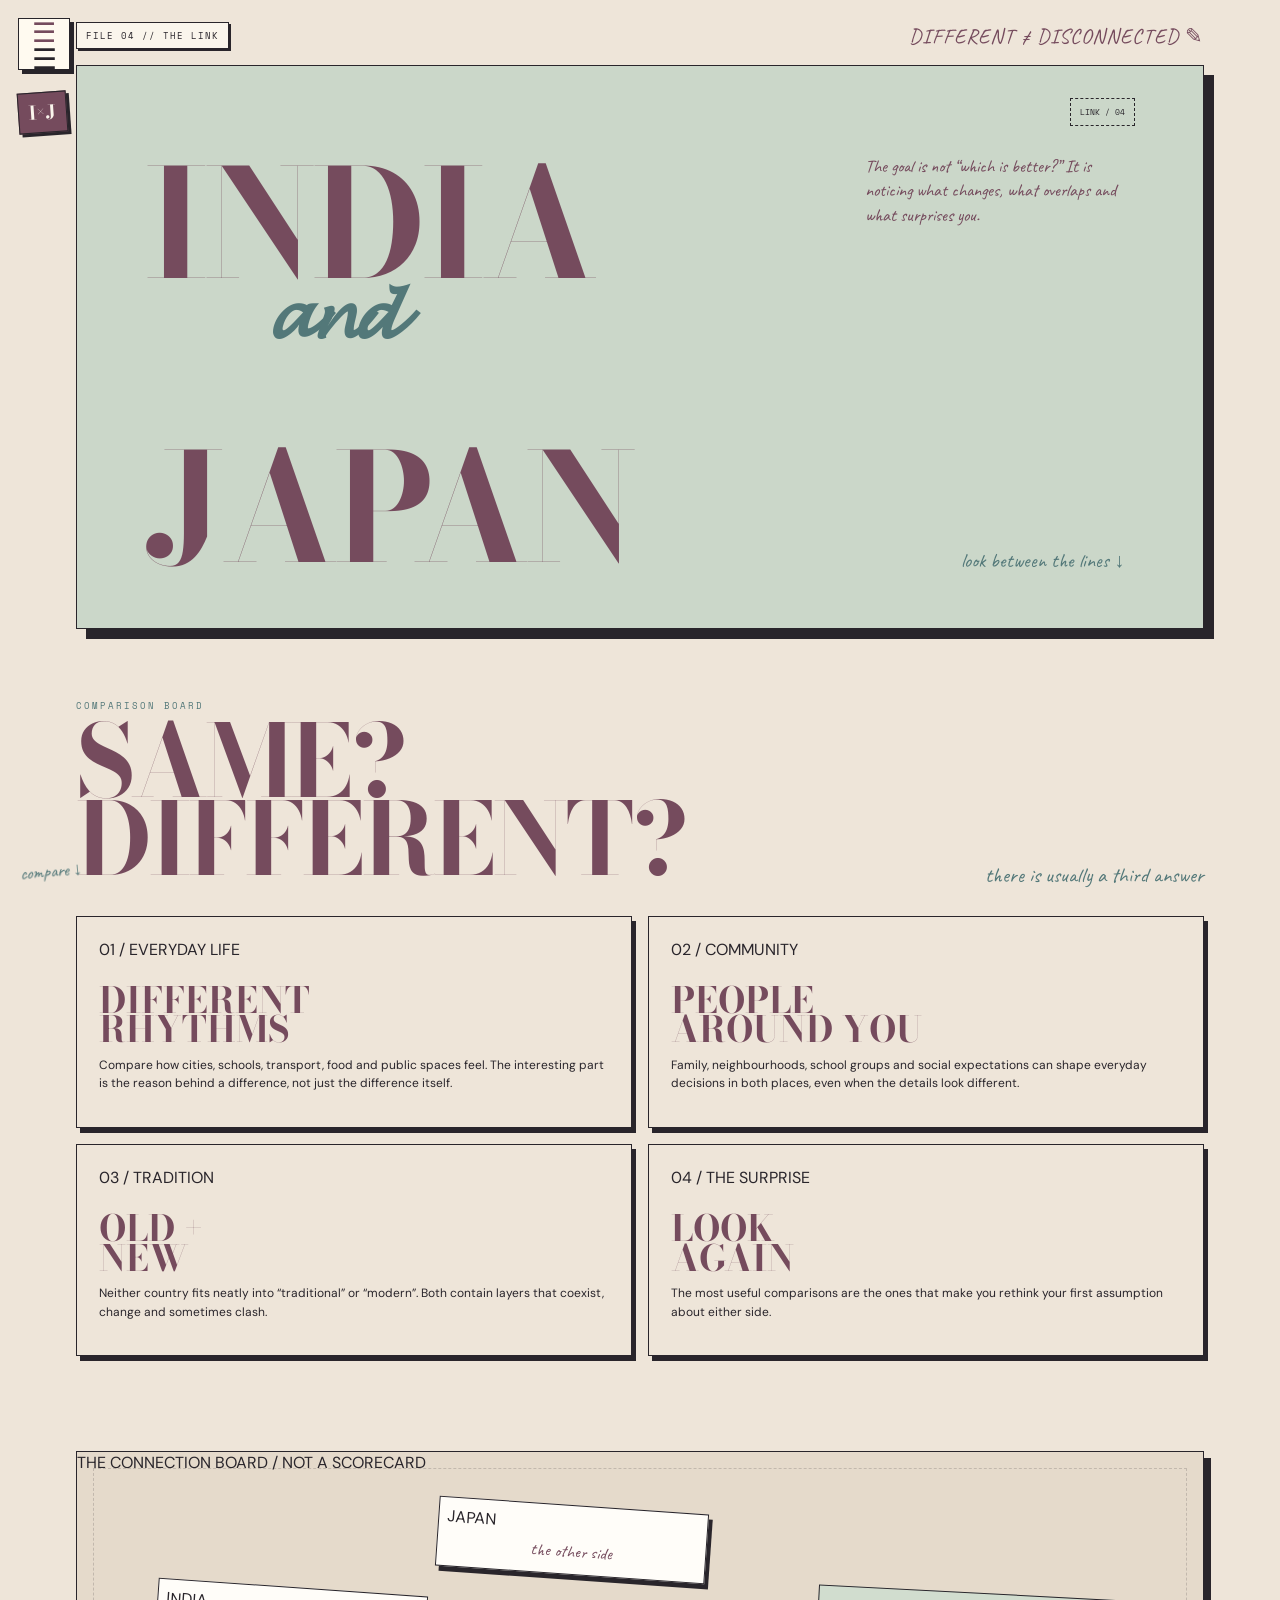
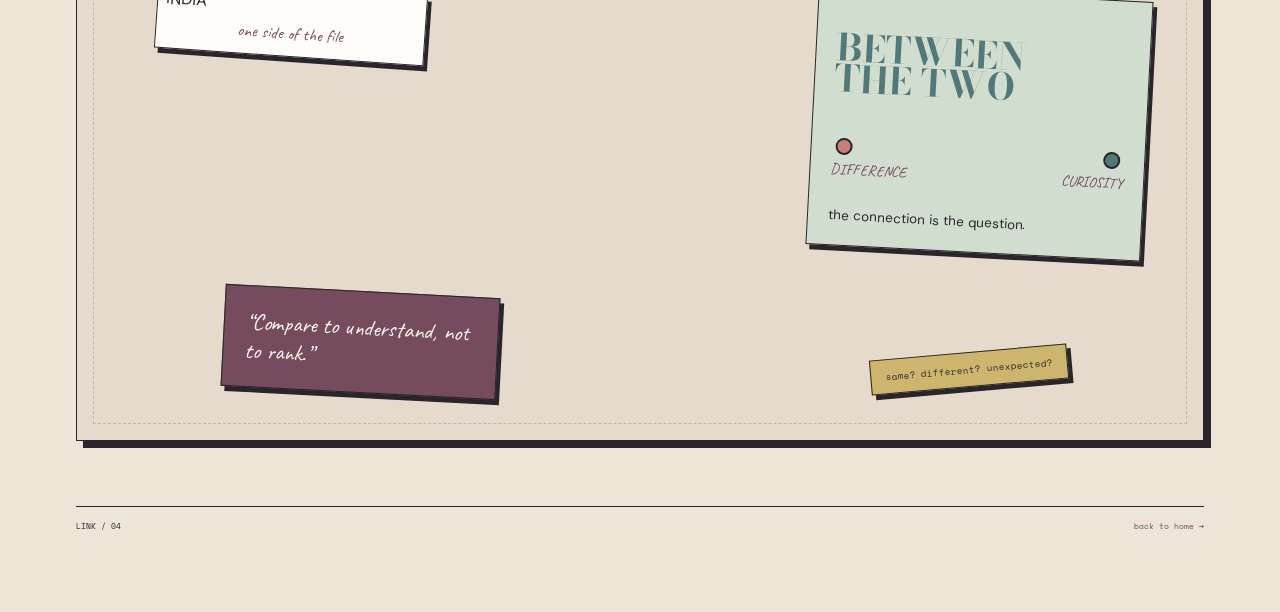
<file: connection.html>
<!doctype html><html lang="en"><head><meta charset="utf-8"><meta name="viewport" content="width=device-width,initial-scale=1"><title>INDIA × JAPAN // LINK</title><link rel="stylesheet" href="styles.css?v=7"><style>.sidebar{position:fixed!important;left:18px!important;top:18px!important;width:auto!important;margin:0!important;display:block!important}.menu summary{list-style:none;cursor:pointer;width:52px;height:52px;display:grid;place-items:center;background:#fffaf0;border:1px solid #27242a;box-shadow:4px 4px 0 #27242a;font:28px/1 'DM Sans'}.menu summary::-webkit-details-marker{display:none}.side-nav{position:absolute!important;left:0;top:62px;width:190px!important;background:#fffaf0;padding:14px!important;border:1px solid #27242a;box-shadow:7px 7px 0 #27242a;display:grid!important;gap:5px!important}.side-nav a{background:transparent!important;box-shadow:none!important;border-bottom:1px dashed rgba(39,36,42,.22)!important;padding:10px 12px!important;transform:none!important}.side-nav a:hover,.side-nav a.active{background:#eee3d5!important;color:#78485c!important;padding-left:17px!important}.side-logo{position:absolute!important;top:62px!important;left:0}.page-hero h1,.section-title,.compare h3{font-family:'Bodoni Moda',serif!important}.page-hero h1 .x{font-family:'Bodoni Moda',serif!important;font-style:italic!important}</style></head><body><aside class="sidebar"><details class="menu"><summary>☰</summary><nav class="side-nav"><a href="index.html">HOME</a><a href="india.html">INDIA</a><a href="japan.html">JAPAN</a><a href="rabbit-hole.html">RABBIT HOLE</a><a class="active" href="connection.html">LINK</a></nav></details><a class="side-logo" href="index.html">I×J</a><div class="side-bottom">compare ↓</div></aside><main class="main"><header class="topbar"><span class="pill">FILE 04 // THE LINK</span><span class="top-hand">different ≠ disconnected ✎</span></header><section class="page-hero sage"><div class="side-stamp">LINK / 04</div><div class="hero-note">The goal is not “which is better?” It is noticing what changes, what overlaps and what surprises you.</div><div class="side-hand">look between the lines ↓</div><h1>INDIA<br><span class="x">𝓪𝓷𝓭</span><br>JAPAN</h1></section><section class="section"><div class="section-head"><div><div class="section-label">COMPARISON BOARD</div><h2 class="section-title">SAME?<br>DIFFERENT?</h2></div><span class="section-hand">there is usually a third answer</span></div><div class="compare-grid"><article class="compare"><span class="label">01 / EVERYDAY LIFE</span><h3>DIFFERENT<br>RHYTHMS</h3><p>Compare how cities, schools, transport, food and public spaces feel. The interesting part is the reason behind a difference, not just the difference itself.</p></article><article class="compare"><span class="label">02 / COMMUNITY</span><h3>PEOPLE<br>AROUND YOU</h3><p>Family, neighbourhoods, school groups and social expectations can shape everyday decisions in both places, even when the details look different.</p></article><article class="compare"><span class="label">03 / TRADITION</span><h3>OLD +<br>NEW</h3><p>Neither country fits neatly into “traditional” or “modern”. Both contain layers that coexist, change and sometimes clash.</p></article><article class="compare"><span class="label">04 / THE SURPRISE</span><h3>LOOK<br>AGAIN</h3><p>The most useful comparisons are the ones that make you rethink your first assumption about either side.</p></article></div></section><section class="section"><div class="collage"><div class="scrap-title">THE CONNECTION BOARD / NOT A SCORECARD</div><div class="piece photo-piece p1"><div class="fake-photo india">INDIA</div><div class="photo-caption">one side of the file</div></div><div class="piece photo-piece p2"><div class="fake-photo japan">JAPAN</div><div class="photo-caption">the other side</div></div><div class="piece map-piece p3"><span class="pin"></span><h3>BETWEEN<br>THE TWO</h3><div class="route"><span class="dot a"></span><span class="dot b"></span><span class="route-label a">DIFFERENCE</span><span class="route-label b">CURIOSITY</span></div><small>the connection is the question.</small></div><div class="piece quote-piece p4">“Compare to understand, not to rank.”</div><div class="piece sticker-piece p5">same? different? unexpected?</div></div></section><footer class="footer"><span>LINK / 04</span><span><a href="index.html">back to home →</a></span></footer></main></body></html>
</file>
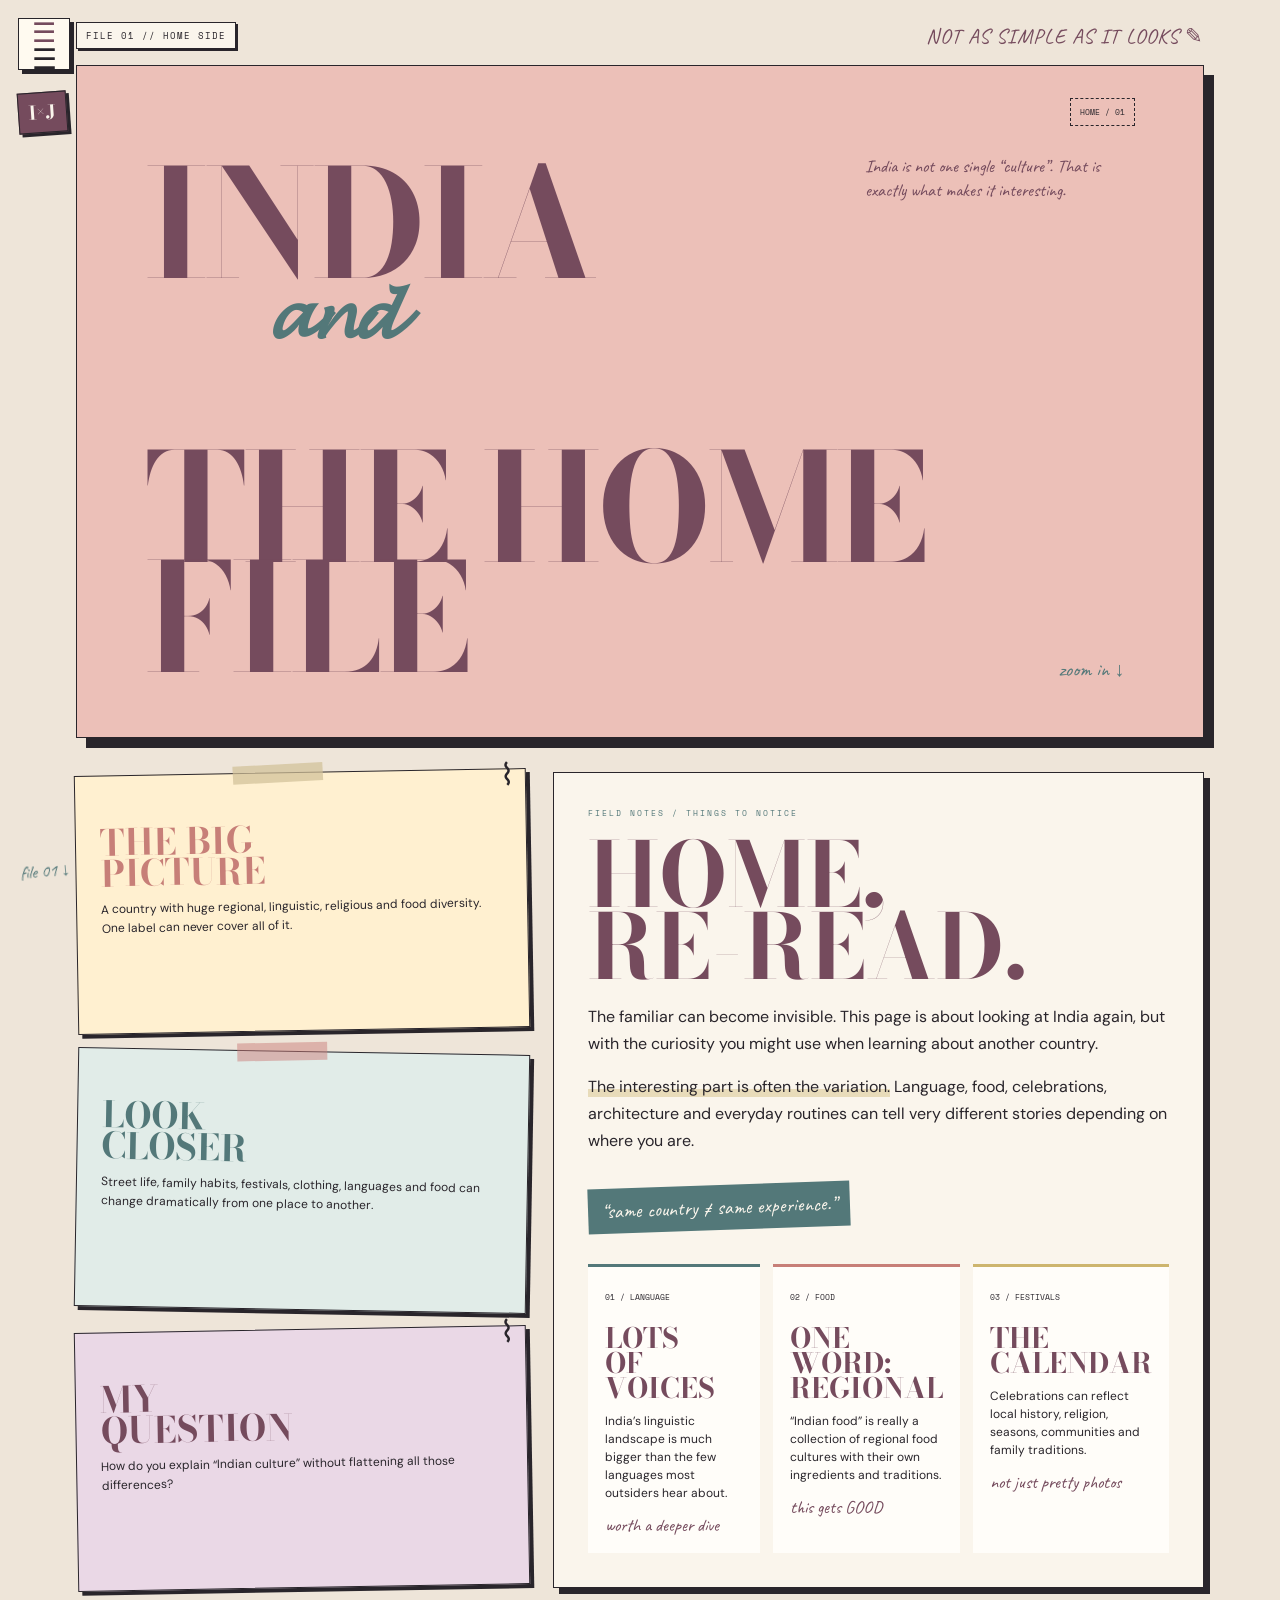
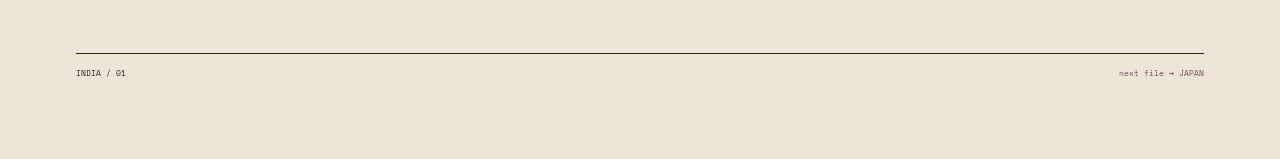
<file: india.html>
<!doctype html><html lang="en"><head><meta charset="utf-8"><meta name="viewport" content="width=device-width,initial-scale=1"><title>INDIA // HOME FILE</title><link rel="stylesheet" href="styles.css?v=7"><style>.sidebar{position:fixed!important;left:18px!important;top:18px!important;width:auto!important;margin:0!important;display:block!important}.menu summary{list-style:none;cursor:pointer;width:52px;height:52px;display:grid;place-items:center;background:#fffaf0;border:1px solid #27242a;box-shadow:4px 4px 0 #27242a;font:28px/1 'DM Sans'}.menu summary::-webkit-details-marker{display:none}.side-nav{position:absolute!important;left:0;top:62px;width:190px!important;background:#fffaf0;padding:14px!important;border:1px solid #27242a;box-shadow:7px 7px 0 #27242a;display:grid!important;gap:5px!important}.side-nav a{background:transparent!important;box-shadow:none!important;border-bottom:1px dashed rgba(39,36,42,.22)!important;padding:10px 12px!important;transform:none!important}.side-nav a:hover,.side-nav a.active{background:#eee3d5!important;color:#78485c!important;padding-left:17px!important}.side-logo{position:absolute!important;top:62px!important;left:0}.page-hero h1,.board h2,.section-title,.note-card h3,.fact h3{font-family:'Bodoni Moda',serif!important}.page-hero h1 .x{font-family:'Bodoni Moda',serif!important;font-style:italic!important}</style></head><body><aside class="sidebar"><details class="menu"><summary>☰</summary><nav class="side-nav"><a href="index.html">HOME</a><a class="active" href="india.html">INDIA</a><a href="japan.html">JAPAN</a><a href="rabbit-hole.html">RABBIT HOLE</a><a href="connection.html">LINK</a></nav></details><a class="side-logo" href="index.html">I×J</a><div class="side-bottom">file 01 ↓</div></aside><main class="main"><header class="topbar"><span class="pill">FILE 01 // HOME SIDE</span><span class="top-hand">not as simple as it looks ✎</span></header><section class="page-hero red"><div class="side-stamp">HOME / 01</div><div class="hero-note">India is not one single “culture”. That is exactly what makes it interesting.</div><div class="side-hand">zoom in ↓</div><h1>INDIA<br><span class="x">𝓪𝓷𝓭</span><br>THE HOME FILE</h1></section><section class="content"><div class="notes"><article class="note-card"><span class="tape"></span><span class="paperclip">⌇</span><h3>THE BIG<br>PICTURE</h3><p>A country with huge regional, linguistic, religious and food diversity. One label can never cover all of it.</p></article><article class="note-card"><span class="tape" style="background:rgba(203,128,124,.5)"></span><h3>LOOK<br>CLOSER</h3><p>Street life, family habits, festivals, clothing, languages and food can change dramatically from one place to another.</p></article><article class="note-card"><span class="paperclip">⌇</span><h3>MY<br>QUESTION</h3><p>How do you explain “Indian culture” without flattening all those differences?</p></article></div><article class="board"><div class="label">FIELD NOTES / THINGS TO NOTICE</div><h2>HOME,<br>RE-READ.</h2><p>The familiar can become invisible. This page is about looking at India again, but with the curiosity you might use when learning about another country.</p><p><span class="highlight">The interesting part is often the variation.</span> Language, food, celebrations, architecture and everyday routines can tell very different stories depending on where you are.</p><div class="quote">“same country ≠ same experience.”</div><div class="fact-row"><div class="fact"><span class="num">01 / LANGUAGE</span><h3>LOTS<br>OF VOICES</h3><p>India’s linguistic landscape is much bigger than the few languages most outsiders hear about.</p><span class="hand">worth a deeper dive</span></div><div class="fact"><span class="num">02 / FOOD</span><h3>ONE WORD:<br>REGIONAL</h3><p>“Indian food” is really a collection of regional food cultures with their own ingredients and traditions.</p><span class="hand">this gets GOOD</span></div><div class="fact"><span class="num">03 / FESTIVALS</span><h3>THE<br>CALENDAR</h3><p>Celebrations can reflect local history, religion, seasons, communities and family traditions.</p><span class="hand">not just pretty photos</span></div></div></article></section><footer class="footer"><span>INDIA / 01</span><span><a href="japan.html">next file → JAPAN</a></span></footer></main></body></html>
</file>
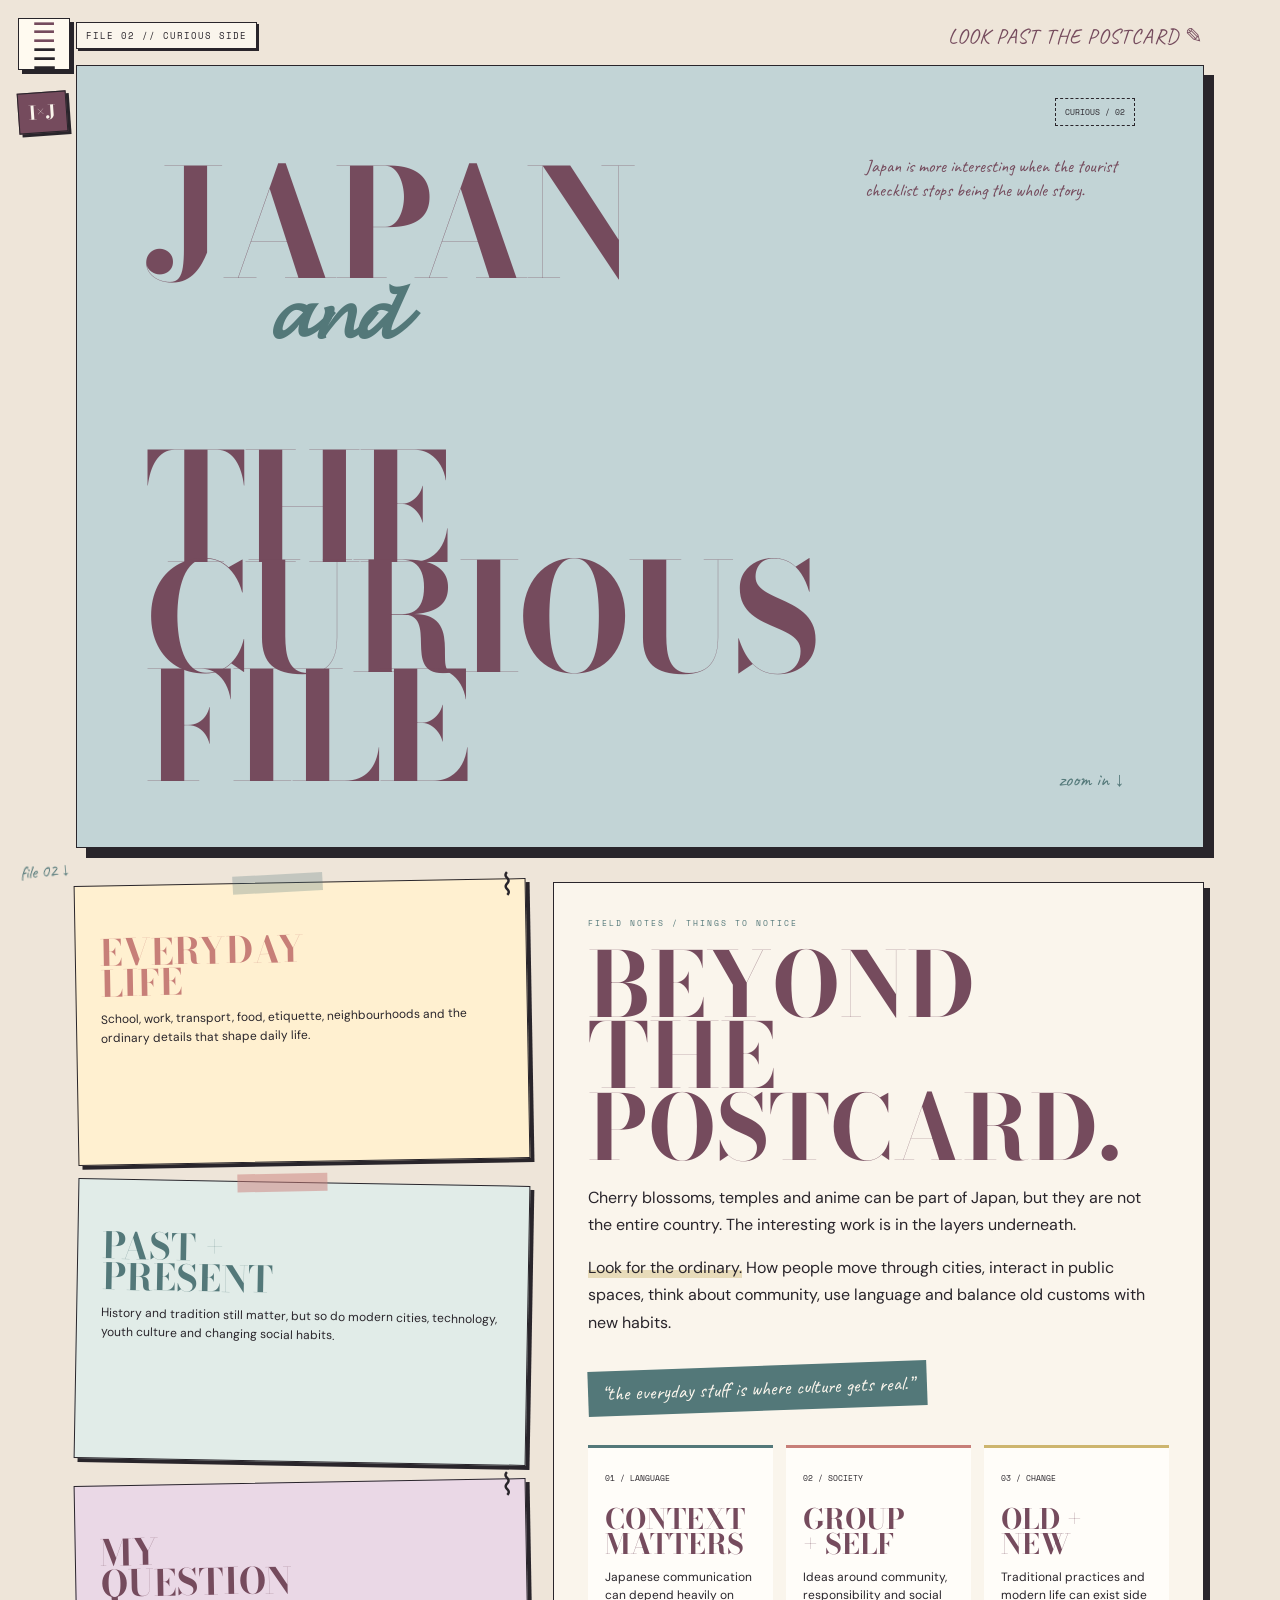
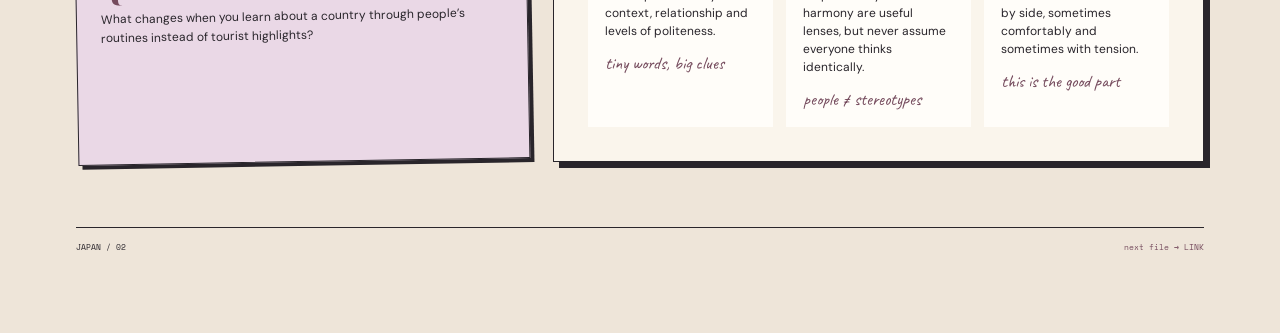
<file: japan.html>
<!doctype html><html lang="en"><head><meta charset="utf-8"><meta name="viewport" content="width=device-width,initial-scale=1"><title>JAPAN // CURIOUS FILE</title><link rel="stylesheet" href="styles.css?v=7"><style>.sidebar{position:fixed!important;left:18px!important;top:18px!important;width:auto!important;margin:0!important;display:block!important}.menu summary{list-style:none;cursor:pointer;width:52px;height:52px;display:grid;place-items:center;background:#fffaf0;border:1px solid #27242a;box-shadow:4px 4px 0 #27242a;font:28px/1 'DM Sans'}.menu summary::-webkit-details-marker{display:none}.side-nav{position:absolute!important;left:0;top:62px;width:190px!important;background:#fffaf0;padding:14px!important;border:1px solid #27242a;box-shadow:7px 7px 0 #27242a;display:grid!important;gap:5px!important}.side-nav a{background:transparent!important;box-shadow:none!important;border-bottom:1px dashed rgba(39,36,42,.22)!important;padding:10px 12px!important;transform:none!important}.side-nav a:hover,.side-nav a.active{background:#eee3d5!important;color:#78485c!important;padding-left:17px!important}.side-logo{position:absolute!important;top:62px!important;left:0}.page-hero h1,.board h2,.section-title,.note-card h3,.fact h3{font-family:'Bodoni Moda',serif!important}.page-hero h1 .x{font-family:'Bodoni Moda',serif!important;font-style:italic!important}</style></head><body><aside class="sidebar"><details class="menu"><summary>☰</summary><nav class="side-nav"><a href="index.html">HOME</a><a href="india.html">INDIA</a><a class="active" href="japan.html">JAPAN</a><a href="rabbit-hole.html">RABBIT HOLE</a><a href="connection.html">LINK</a></nav></details><a class="side-logo" href="index.html">I×J</a><div class="side-bottom">file 02 ↓</div></aside><main class="main"><header class="topbar"><span class="pill">FILE 02 // CURIOUS SIDE</span><span class="top-hand">look past the postcard ✎</span></header><section class="page-hero blue"><div class="side-stamp">CURIOUS / 02</div><div class="hero-note">Japan is more interesting when the tourist checklist stops being the whole story.</div><div class="side-hand">zoom in ↓</div><h1>JAPAN<br><span class="x">𝓪𝓷𝓭</span><br>THE CURIOUS FILE</h1></section><section class="content"><div class="notes"><article class="note-card"><span class="tape blue"></span><span class="paperclip">⌇</span><h3>EVERYDAY<br>LIFE</h3><p>School, work, transport, food, etiquette, neighbourhoods and the ordinary details that shape daily life.</p></article><article class="note-card"><span class="tape" style="background:rgba(203,128,124,.5)"></span><h3>PAST +<br>PRESENT</h3><p>History and tradition still matter, but so do modern cities, technology, youth culture and changing social habits.</p></article><article class="note-card"><span class="paperclip">⌇</span><h3>MY<br>QUESTION</h3><p>What changes when you learn about a country through people’s routines instead of tourist highlights?</p></article></div><article class="board"><div class="label">FIELD NOTES / THINGS TO NOTICE</div><h2>BEYOND<br>THE POSTCARD.</h2><p>Cherry blossoms, temples and anime can be part of Japan, but they are not the entire country. The interesting work is in the layers underneath.</p><p><span class="highlight">Look for the ordinary.</span> How people move through cities, interact in public spaces, think about community, use language and balance old customs with new habits.</p><div class="quote">“the everyday stuff is where culture gets real.”</div><div class="fact-row"><div class="fact"><span class="num">01 / LANGUAGE</span><h3>CONTEXT<br>MATTERS</h3><p>Japanese communication can depend heavily on context, relationship and levels of politeness.</p><span class="hand">tiny words, big clues</span></div><div class="fact"><span class="num">02 / SOCIETY</span><h3>GROUP<br>+ SELF</h3><p>Ideas around community, responsibility and social harmony are useful lenses, but never assume everyone thinks identically.</p><span class="hand">people ≠ stereotypes</span></div><div class="fact"><span class="num">03 / CHANGE</span><h3>OLD +<br>NEW</h3><p>Traditional practices and modern life can exist side by side, sometimes comfortably and sometimes with tension.</p><span class="hand">this is the good part</span></div></div></article></section><footer class="footer"><span>JAPAN / 02</span><span><a href="connection.html">next file → LINK</a></span></footer></main></body></html>
</file>
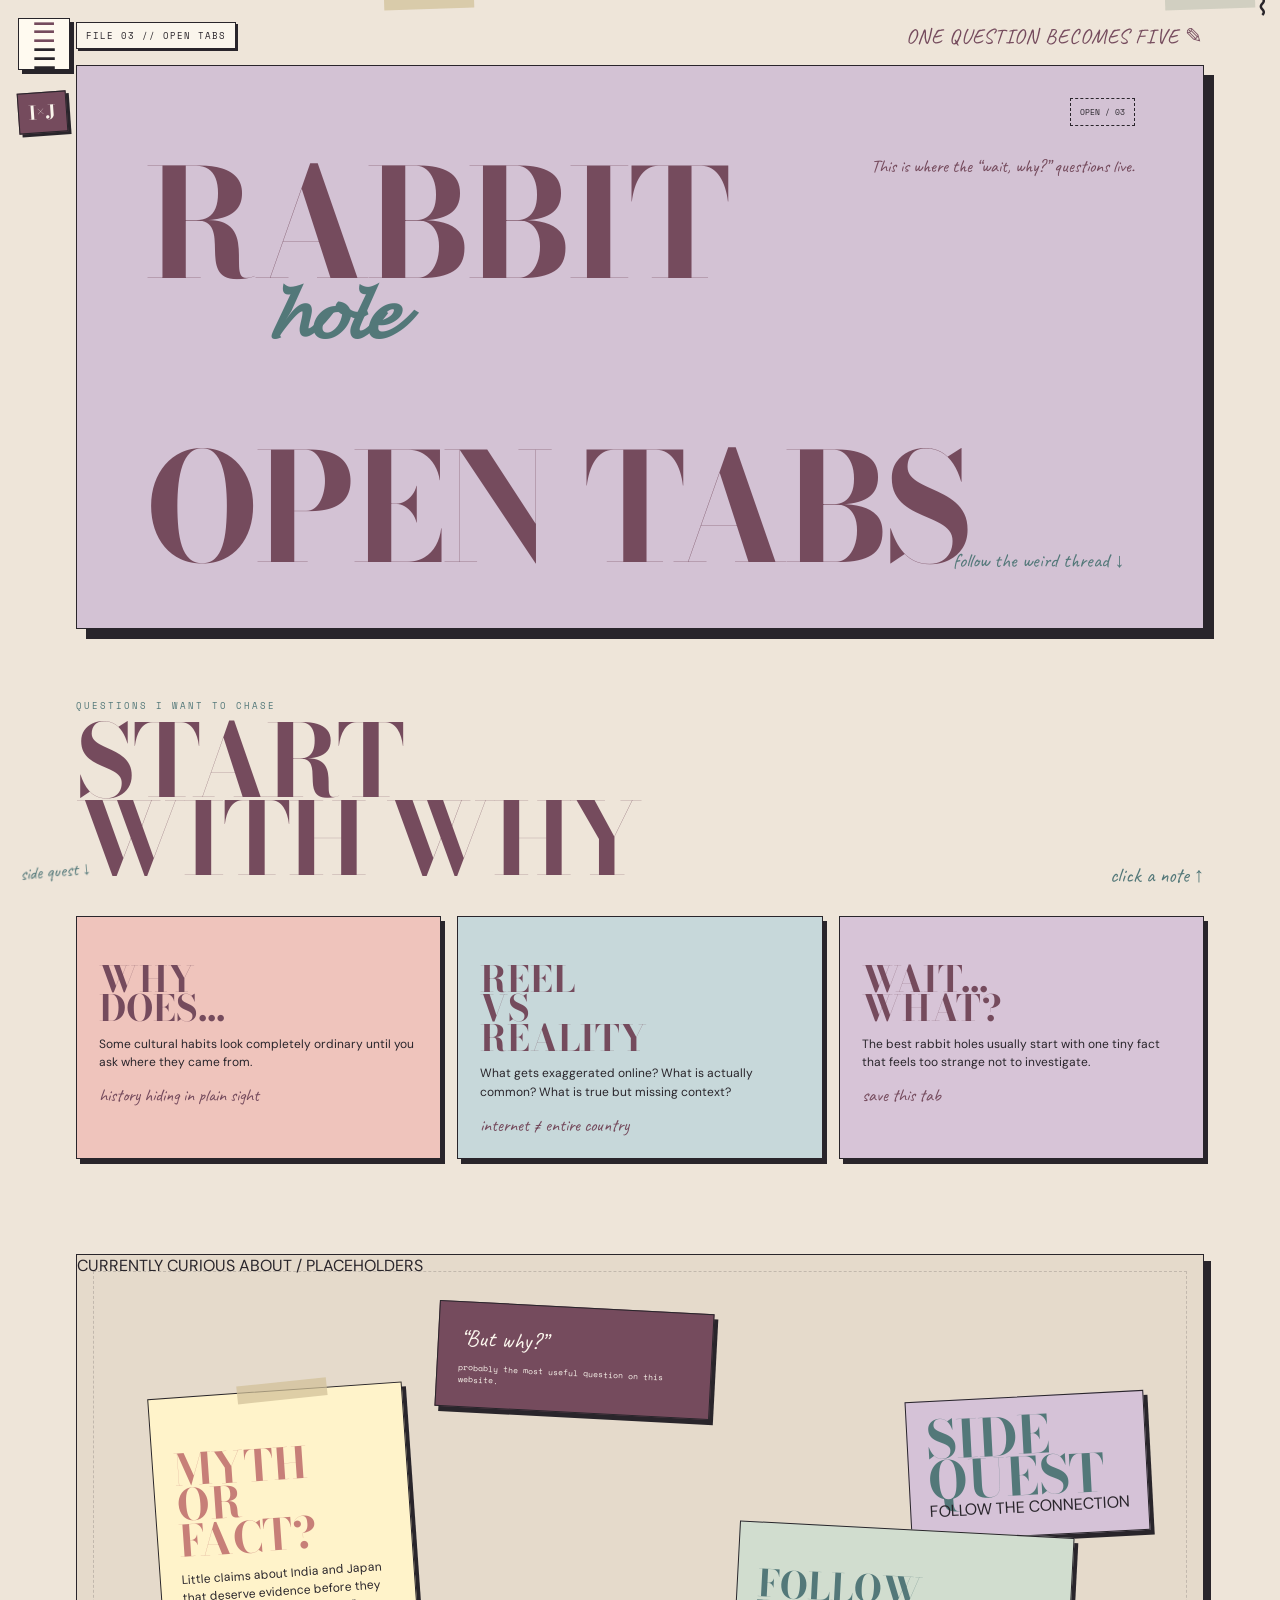
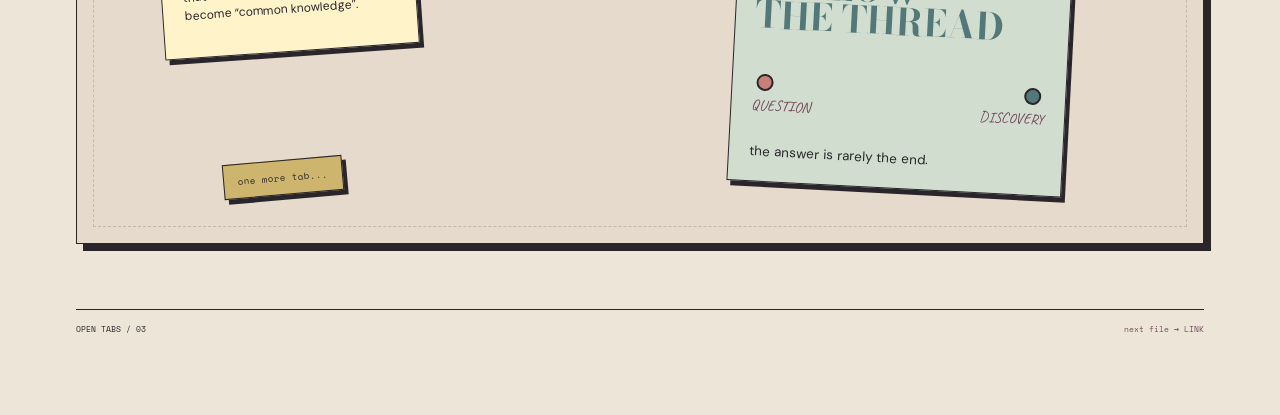
<file: rabbit-hole.html>
<!doctype html><html lang="en"><head><meta charset="utf-8"><meta name="viewport" content="width=device-width,initial-scale=1"><title>OPEN TABS // RABBIT HOLE</title><link rel="stylesheet" href="styles.css?v=7"><style>.sidebar{position:fixed!important;left:18px!important;top:18px!important;width:auto!important;margin:0!important;display:block!important}.menu summary{list-style:none;cursor:pointer;width:52px;height:52px;display:grid;place-items:center;background:#fffaf0;border:1px solid #27242a;box-shadow:4px 4px 0 #27242a;font:28px/1 'DM Sans'}.menu summary::-webkit-details-marker{display:none}.side-nav{position:absolute!important;left:0;top:62px;width:190px!important;background:#fffaf0;padding:14px!important;border:1px solid #27242a;box-shadow:7px 7px 0 #27242a;display:grid!important;gap:5px!important}.side-nav a{background:transparent!important;box-shadow:none!important;border-bottom:1px dashed rgba(39,36,42,.22)!important;padding:10px 12px!important;transform:none!important}.side-nav a:hover,.side-nav a.active{background:#eee3d5!important;color:#78485c!important;padding-left:17px!important}.side-logo{position:absolute!important;top:62px!important;left:0}.page-hero h1,.board h2,.section-title,.question h3{font-family:'Bodoni Moda',serif!important}.page-hero h1 .x{font-family:'Bodoni Moda',serif!important;font-style:italic!important}</style></head><body><aside class="sidebar"><details class="menu"><summary>☰</summary><nav class="side-nav"><a href="index.html">HOME</a><a href="india.html">INDIA</a><a href="japan.html">JAPAN</a><a class="active" href="rabbit-hole.html">RABBIT HOLE</a><a href="connection.html">LINK</a></nav></details><a class="side-logo" href="index.html">I×J</a><div class="side-bottom">side quest ↓</div></aside><main class="main"><header class="topbar"><span class="pill">FILE 03 // OPEN TABS</span><span class="top-hand">one question becomes five ✎</span></header><section class="page-hero lilac"><div class="side-stamp">OPEN / 03</div><div class="hero-note">This is where the “wait, why?” questions live.</div><div class="side-hand">follow the weird thread ↓</div><h1>RABBIT<br><span class="x">𝓱𝓸𝓵𝓮</span><br>OPEN TABS</h1></section><section class="section"><div class="section-head"><div><div class="section-label">QUESTIONS I WANT TO CHASE</div><h2 class="section-title">START<br>WITH WHY</h2></div><span class="section-hand">click a note ↑</span></div><div class="question-grid"><article class="question"><span class="tape" style="left:30%"></span><h3>WHY<br>DOES...</h3><p>Some cultural habits look completely ordinary until you ask where they came from.</p><span class="hand">history hiding in plain sight</span></article><article class="question"><span class="paperclip">⌇</span><h3>REEL<br>VS<br>REALITY</h3><p>What gets exaggerated online? What is actually common? What is true but missing context?</p><span class="hand">internet ≠ entire country</span></article><article class="question"><span class="tape sage" style="right:25px;left:auto"></span><h3>WAIT...<br>WHAT?</h3><p>The best rabbit holes usually start with one tiny fact that feels too strange not to investigate.</p><span class="hand">save this tab</span></article></div></section><section class="section"><div class="collage"><div class="scrap-title">CURRENTLY CURIOUS ABOUT / PLACEHOLDERS</div><div class="piece note-piece p1"><span class="tape"></span><h3>MYTH<br>OR FACT?</h3><p>Little claims about India and Japan that deserve evidence before they become “common knowledge”.</p></div><div class="piece quote-piece p2">“But why?”<br><small>probably the most useful question on this website.</small></div><div class="piece label-piece p3"><div class="big">SIDE<br>QUEST</div><div class="small">FOLLOW THE CONNECTION</div></div><div class="piece sticker-piece p4">one more tab...</div><div class="piece map-piece p5"><h3>FOLLOW<br>THE THREAD</h3><div class="route"><span class="dot a"></span><span class="dot b"></span><span class="route-label a">QUESTION</span><span class="route-label b">DISCOVERY</span></div><small>the answer is rarely the end.</small></div></div></section><footer class="footer"><span>OPEN TABS / 03</span><span><a href="connection.html">next file → LINK</a></span></footer></main></body></html>
</file>
<file: styles.css>
@import url('https://fonts.googleapis.com/css2?family=Bodoni+Moda:opsz,wght@6..96,500;6..96,700;6..96,900&family=Caveat:wght@500;600;700&family=DM+Sans:wght@400;500;700&family=Space+Mono:wght@400;700&display=swap');
:root{--bg:#eee5d9;--paper:#faf5ec;--ink:#29252b;--wine:#754b5d;--rose:#c77f78;--teal:#537879;--blue:#7d8da9;--sage:#879683;--gold:#cdb56e;--lilac:#b39bb5;--line:rgba(41,37,43,.18)}
*{box-sizing:border-box}html{scroll-behavior:smooth}body{margin:0;background:var(--bg);color:var(--ink);font-family:'DM Sans',sans-serif;overflow-x:hidden}body:before{content:"";position:fixed;inset:0;pointer-events:none;opacity:.08;background-image:radial-gradient(var(--ink) .45px,transparent .7px);background-size:8px 8px;z-index:9999}a{text-decoration:none;color:inherit}
.sidebar{position:fixed;left:18px;top:18px;z-index:5000}.menu summary{list-style:none;cursor:pointer;width:54px;height:54px;display:grid;place-items:center;background:var(--paper);border:1px solid var(--ink);box-shadow:4px 4px 0 var(--ink);font-size:0}.menu summary:before{content:'☰';font:27px/1 'DM Sans';color:var(--wine)}.menu summary::-webkit-details-marker{display:none}.side-logo{display:block;width:max-content;margin-top:12px;padding:10px;background:var(--wine);color:var(--paper);border:1px solid var(--ink);box-shadow:3px 3px 0 var(--ink);font:700 19px/1 'Bodoni Moda';transform:rotate(-4deg)}.side-nav{position:absolute;left:0;top:66px;width:205px;padding:12px;background:var(--paper);border:1px solid var(--ink);box-shadow:7px 7px 0 var(--ink)}.side-nav a{display:block;padding:11px 8px;border-bottom:1px dashed var(--line);font:10px 'Space Mono';letter-spacing:1px}.side-nav a:hover,.side-nav a.active{background:#eee3d7;color:var(--wine);padding-left:16px}.side-bottom{position:fixed;left:20px;bottom:18px;font:18px 'Caveat';color:var(--teal);transform:rotate(-5deg)}
.main{width:min(1240px,calc(100% - 120px));margin:0 auto;padding:22px 16px 80px}.topbar{display:flex;justify-content:space-between;align-items:center;gap:18px;margin-bottom:16px;font:9px 'Space Mono';letter-spacing:1px;text-transform:uppercase}.pill{padding:6px 9px;background:var(--paper);border:1px solid var(--ink);box-shadow:2px 2px 0 var(--ink)}.top-hand{font:21px 'Caveat';color:var(--wine)}
.cover{position:relative;min-height:720px;background:var(--paper);border:1px solid var(--ink);box-shadow:10px 10px 0 var(--ink);overflow:hidden;padding:60px 7%}.cover-grid{position:absolute;inset:0;background-image:linear-gradient(var(--line) 1px,transparent 1px),linear-gradient(90deg,var(--line) 1px,transparent 1px);background-size:52px 52px;opacity:.22}.cover-shape{position:absolute;border-radius:50%;z-index:0}.shape-a{width:360px;height:270px;right:-100px;top:95px;background:#d9e1d8;transform:rotate(-9deg)}.shape-b{width:280px;height:230px;right:125px;bottom:-95px;background:#dbc0ca;transform:rotate(9deg)}.shape-c{width:150px;height:120px;left:-65px;bottom:80px;background:#ded09b;transform:rotate(-14deg)}.kicker{position:relative;z-index:2;font:9px 'Space Mono';letter-spacing:2px;color:var(--teal)}.cover h1{position:relative;z-index:3;margin:48px 0 0;font:900 clamp(90px,15vw,180px)/.68 'Bodoni Moda';letter-spacing:-6px;color:var(--wine)}.cover h1 .x{display:block;margin-left:17%;margin-top:7px;font:italic 700 clamp(48px,7vw,92px)/.8 'Bodoni Moda';letter-spacing:0;color:var(--teal)}.cover .sub{position:relative;z-index:4;max-width:575px;margin-top:30px;font-size:15px;line-height:1.65}.buttons{position:relative;z-index:5;display:flex;flex-wrap:wrap;gap:9px;margin-top:22px}.btn{padding:9px 12px;background:var(--paper);border:1px solid var(--ink);box-shadow:3px 3px 0 var(--ink);font:9px 'Space Mono';text-transform:uppercase}.btn.coral{background:var(--rose);color:var(--paper)}.btn.blue{background:var(--teal);color:var(--paper)}
.ticket-note{position:absolute;right:8%;top:150px;width:165px;padding:13px;background:#f3e4b9;border:1px dashed var(--ink);box-shadow:4px 4px 0 var(--ink);transform:rotate(5deg);z-index:5}.ticket-note b,.ticket-note span,.ticket-note small{display:block}.ticket-note b{font:8px 'Space Mono'}.ticket-note span{font:25px 'Bodoni Moda';color:var(--wine);margin:7px 0}.ticket-note small{font:8px 'Space Mono'}.mini-polaroid{position:absolute;width:185px;background:#fffdf9;padding:8px 8px 23px;border:1px solid var(--ink);box-shadow:5px 6px 0 var(--ink);z-index:5}.mini-polaroid img{display:block;width:100%;height:122px;object-fit:cover;filter:saturate(.65)}.mini-polaroid figcaption{text-align:center;margin-top:6px;font:17px 'Caveat';color:var(--wine)}.polaroid-india{right:8%;bottom:38px;transform:rotate(-7deg)}.polaroid-japan{right:26%;bottom:104px;transform:rotate(6deg)}.polaroid-tape{position:absolute;top:-9px;left:54px;width:72px;height:18px;background:rgba(210,193,153,.75);transform:rotate(-5deg)}.polaroid-clip{position:absolute;right:-4px;top:-18px;font:30px 'Bodoni Moda'}
.hero-side{position:absolute;left:61%;bottom:48px;width:245px;z-index:5}.note{padding:19px;border:1px solid var(--ink);box-shadow:4px 5px 0 var(--ink);margin-bottom:18px}.sticky-coral{background:#edc6bd;transform:rotate(2deg)}.sticky-blue{background:#cadbdc;transform:rotate(-2deg)}.note h2{margin:18px 0 9px;font:700 36px/.84 'Bodoni Moda';color:var(--teal)}.note p{font-size:12px;line-height:1.5}.hand,.scribble-small{font:18px 'Caveat';color:var(--wine)}.scribble-small{display:block;margin-top:8px}
.marquee{margin:26px -16px 0;padding:10px 0;background:var(--wine);color:var(--paper);border-block:1px solid var(--ink);white-space:nowrap;overflow:hidden;font:14px 'Space Mono'}.section{padding-top:70px}.section-head{display:flex;justify-content:space-between;align-items:end;gap:20px}.section-label{font:9px 'Space Mono';letter-spacing:2px;color:var(--teal)}.section-title{margin:10px 0;font:700 clamp(58px,8vw,100px)/.78 'Bodoni Moda';letter-spacing:-3px;color:var(--wine)}.section-hand{font:21px 'Caveat';color:var(--teal)}
.collage{position:relative;min-height:590px;margin-top:25px;background:#e5dacb;border:1px solid var(--ink);box-shadow:7px 7px 0 var(--ink);overflow:hidden}.collage:before{content:"";position:absolute;inset:16px;border:1px dashed var(--line)}.piece{position:absolute;border:1px solid var(--ink);box-shadow:4px 5px 0 var(--ink);cursor:pointer}.piece:hover{transform:translateY(-4px) rotate(0)!important;z-index:30}.note-piece{width:255px;min-height:185px;padding:21px;background:#fff3ca;transform:rotate(-4deg)}.note-piece h3{margin:34px 0 7px;font:700 43px/.82 'Bodoni Moda';color:var(--rose)}.note-piece p{font-size:12px;line-height:1.5}.photo-piece{width:270px;padding:8px;background:#fffdf9;transform:rotate(4deg)}.real-photo{height:175px;overflow:hidden}.real-photo img{width:100%;height:100%;object-fit:cover;filter:saturate(.62)}.photo-caption{text-align:center;padding:6px 0 4px;font:17px 'Caveat';color:var(--wine)}.map-piece{width:335px;min-height:215px;padding:20px;background:#d1ddcf;transform:rotate(3deg)}.map-piece h3{margin:25px 0 5px;font:700 37px/.84 'Bodoni Moda';color:var(--teal)}.route{position:relative;height:105px}.route-line{position:absolute;left:23px;right:23px;top:48px;border-top:2px dashed var(--rose);transform:rotate(-8deg)}.dot{position:absolute;top:39px;width:17px;height:17px;border-radius:50%;border:2px solid var(--ink);background:var(--rose)}.dot.a{left:4px}.dot.b{right:4px;background:var(--teal)}.route-plane{position:absolute;left:48%;top:8px;color:var(--wine);font-size:25px}.route-label{position:absolute;top:61px;font:15px 'Caveat';color:var(--wine)}.route-label.a{left:0}.route-label.b{right:0}.quote-piece{width:275px;padding:21px;background:var(--wine);color:var(--paper);font:23px 'Caveat';transform:rotate(3deg)}.quote-piece small{display:block;margin-top:9px;font:8px 'Space Mono'}.label-piece{min-width:225px;padding:18px;background:#d5c2d7;transform:rotate(-3deg)}.label-piece .big{font:700 52px/.78 'Bodoni Moda';color:var(--teal)}.sticker-piece{padding:10px 14px;background:var(--gold);font:9px 'Space Mono';transform:rotate(-5deg)}.p1{left:7%;top:23%}.p2{left:32%;top:9%}.p3{right:5%;top:24%}.p4{left:13%;bottom:8%}.p5{right:12%;bottom:9%}.p6{left:45%;bottom:13%}.background-polaroid{position:absolute;width:125px;left:3%;bottom:20%;padding:6px 6px 18px;background:#fffdf9;border:1px solid var(--ink);opacity:.75;transform:rotate(-9deg)}.background-polaroid img{width:100%;height:82px;object-fit:cover;filter:saturate(.4)}.background-polaroid figcaption{text-align:center;font:13px 'Caveat'}
.page-hero{position:relative;min-height:485px;margin-top:8px;padding:65px 6%;border:1px solid var(--ink);box-shadow:10px 10px 0 var(--ink);overflow:hidden}.page-hero.red{background:#ecc0b8}.page-hero.blue{background:#c2d4d6}.page-hero.lilac{background:#d3c2d4}.page-hero.sage{background:#cbd7c9}.page-hero h1{margin:38px 0 0;font:700 clamp(82px,12vw,150px)/.73 'Bodoni Moda';letter-spacing:-4px;color:var(--wine)}.page-hero h1 .x{display:block;margin-left:12%;font:italic 700 clamp(45px,6vw,80px)/.85 'Bodoni Moda';color:var(--teal)}.side-stamp{position:absolute;right:6%;top:32px;padding:7px 9px;border:1px dashed var(--ink);font:8px 'Space Mono'}.hero-note{position:absolute;right:6%;top:88px;max-width:270px;font:18px/1.35 'Caveat';color:var(--wine)}.side-hand{position:absolute;right:7%;bottom:55px;font:20px 'Caveat';color:var(--teal)}.content{display:grid;grid-template-columns:.82fr 1.18fr;gap:25px;margin-top:34px}.notes{display:grid;gap:20px}.note-card{padding:24px;min-height:170px;border:1px solid var(--ink);box-shadow:4px 4px 0 var(--ink)}.note-card:nth-child(1){background:#fff0d0;transform:rotate(-1deg)}.note-card:nth-child(2){background:#e1ece8;transform:rotate(1deg)}.note-card:nth-child(3){background:#ead8e6;transform:rotate(-1deg)}.note-card h3{margin:27px 0 8px;font:700 36px/.85 'Bodoni Moda'}.note-card:nth-child(1) h3{color:var(--rose)}.note-card:nth-child(2) h3{color:var(--teal)}.note-card:nth-child(3) h3{color:var(--wine)}.note-card p{font-size:12px;line-height:1.55}.tape{position:absolute;left:35%;top:-9px;width:90px;height:18px;background:rgba(210,193,153,.72);transform:rotate(-2deg)}.tape.blue{background:rgba(83,120,121,.28)}.tape.sage{background:rgba(135,150,131,.28)}.paperclip{position:absolute;right:10px;top:-19px;font:30px 'Bodoni Moda'}
.board{padding:34px;background:var(--paper);border:1px solid var(--ink);box-shadow:6px 6px 0 var(--ink)}.board .label{font:8px 'Space Mono';letter-spacing:2px;color:var(--teal)}.board h2{margin:20px 0;font:700 clamp(58px,7vw,95px)/.8 'Bodoni Moda';color:var(--wine)}.board p{line-height:1.7}.highlight{background:linear-gradient(transparent 60%,rgba(205,181,110,.4) 60%)}.quote{display:inline-block;margin:14px 0;padding:10px 14px;background:var(--teal);color:var(--paper);font:20px 'Caveat';transform:rotate(-2deg)}.fact-row{display:grid;grid-template-columns:repeat(3,1fr);gap:13px;margin-top:20px}.fact{padding:17px;background:#fffdf9;border-top:3px solid var(--teal);min-height:210px}.fact:nth-child(2){border-top-color:var(--rose)}.fact:nth-child(3){border-top-color:var(--gold)}.fact .num{font:8px 'Space Mono'}.fact h3{margin:20px 0 8px;font:700 28px/.9 'Bodoni Moda';color:var(--wine)}.fact p{font-size:12px;line-height:1.5}
.question-grid,.compare-grid{display:grid;grid-template-columns:repeat(3,1fr);gap:16px;margin-top:28px}.compare-grid{grid-template-columns:repeat(2,1fr)}.question,.compare{padding:22px;min-height:185px;border:1px solid var(--ink);box-shadow:4px 5px 0 var(--ink)}.question:nth-child(1){background:#efc4bc}.question:nth-child(2){background:#c7d8da}.question:nth-child(3){background:#d7c4d7}.question h3,.compare h3{font:700 36px/.82 'Bodoni Moda';margin:25px 0 8px;color:var(--wine)}.question p,.compare p{font-size:12px;line-height:1.55}.footer{display:flex;justify-content:space-between;margin-top:65px;padding-top:13px;border-top:1px solid var(--ink);font:8px 'Space Mono'}.footer a{color:var(--wine)}
@media(max-width:900px){.main{width:calc(100% - 92px);margin-left:58px}.hero-side{position:relative;left:auto;bottom:auto;width:auto;display:grid;grid-template-columns:1fr 1fr;margin-top:18px}.mini-polaroid{display:none}.content{grid-template-columns:1fr}.fact-row,.question-grid,.compare-grid{grid-template-columns:1fr 1fr}}
@media(max-width:640px){.main{width:calc(100% - 72px);margin-left:52px;padding-inline:8px}.topbar{display:block}.top-hand{display:block;margin-top:8px}.cover{padding:34px 20px;min-height:620px}.cover h1{font-size:67px;letter-spacing:-2px}.cover h1 .x{font-size:69px}.cover .sub{font-size:14px}.page-hero{padding:36px 22px;min-height:480px}.page-hero h1{font-size:59px}.hero-note{top:195px;right:18px;max-width:200px}.notes,.fact-row,.question-grid,.compare-grid{grid-template-columns:1fr}.collage{min-height:870px}.p1{left:4%;top:8%}.p2{right:3%;left:auto;top:30%}.p3{left:4%;right:auto;top:52%}.p4{left:8%;bottom:12%}.p5{right:4%;bottom:3%}.p6{left:35%;bottom:21%}.background-polaroid{display:none}.footer{flex-direction:column;gap:9px}}
</file>
